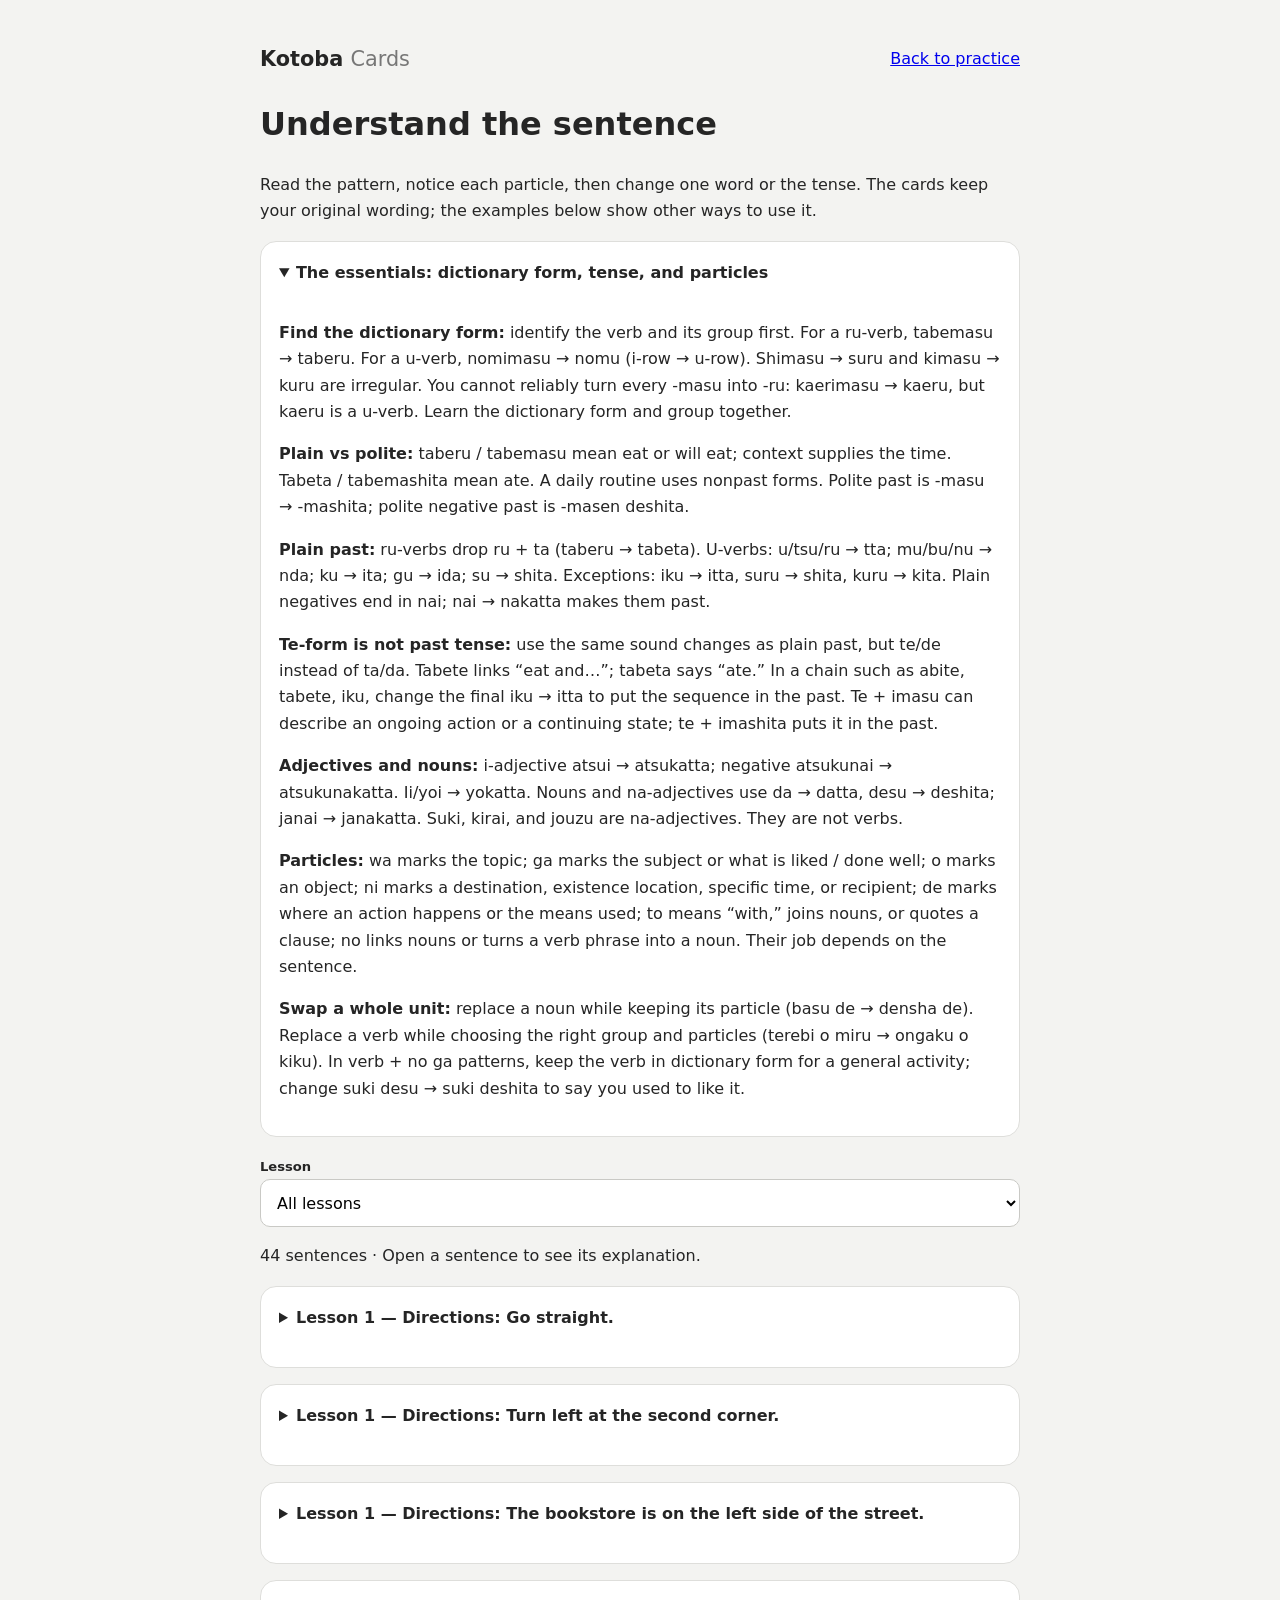
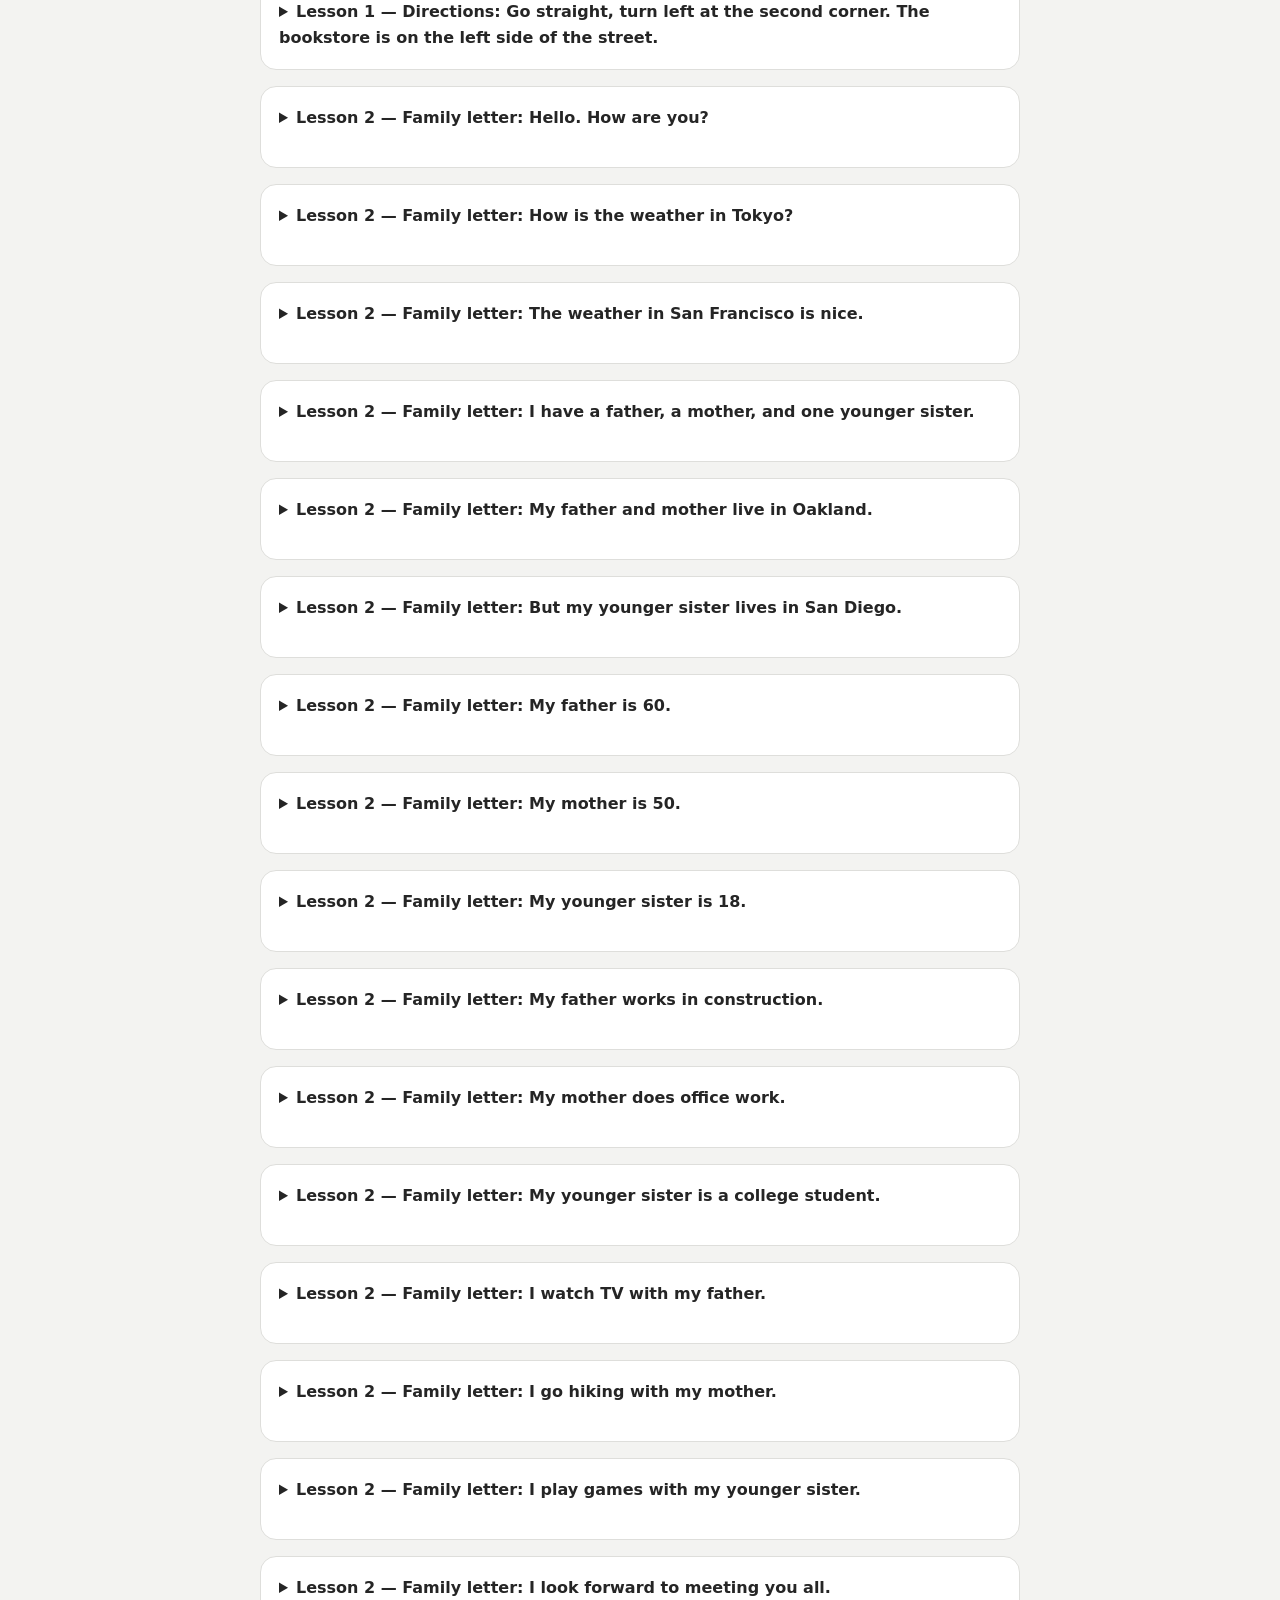
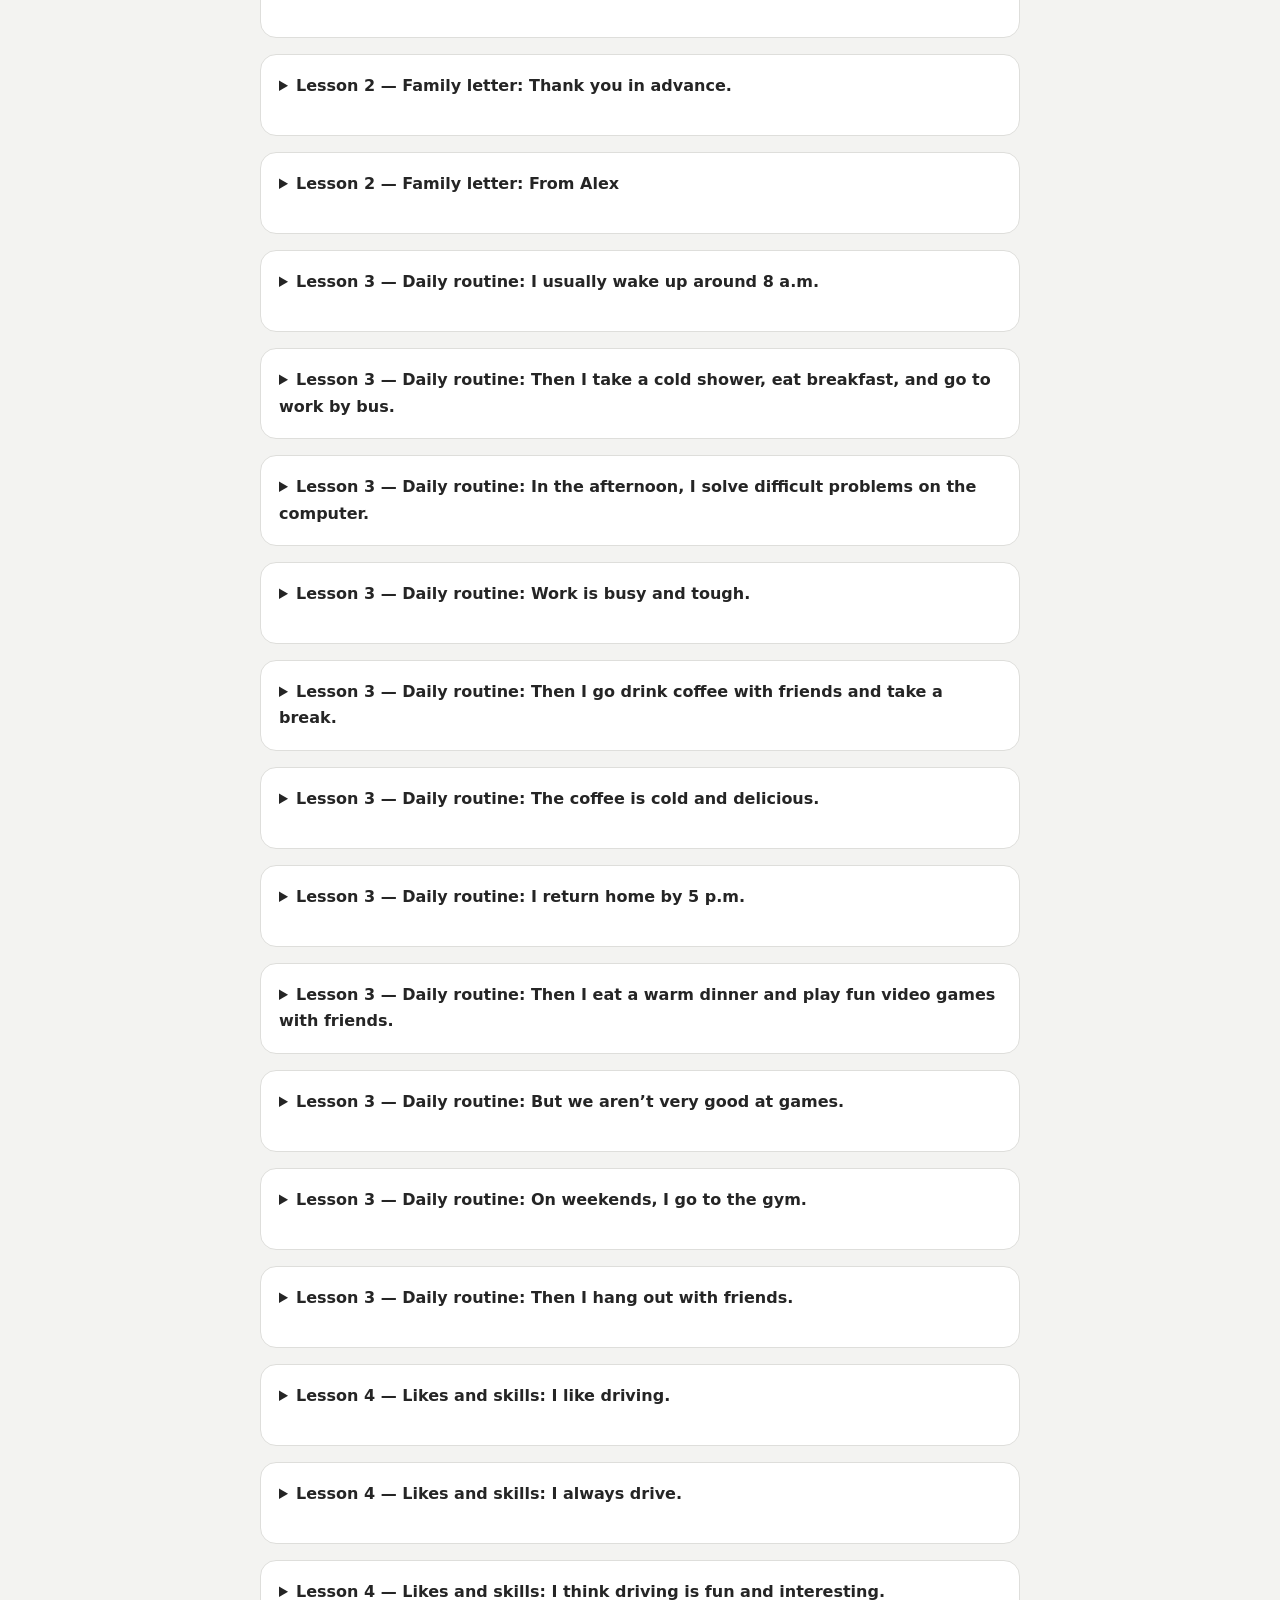
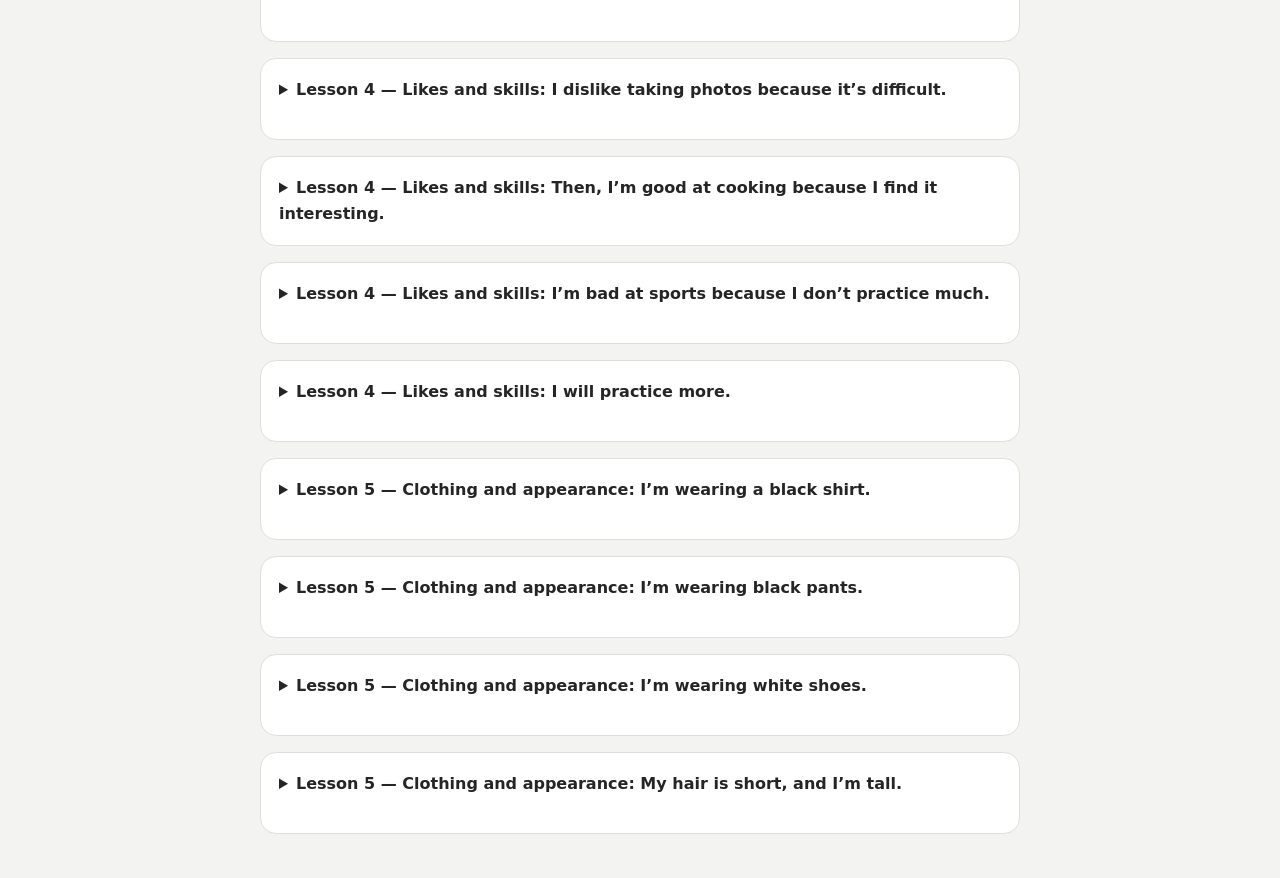
<file: static/sentence-guide.html>
<!doctype html>
<html lang="en">
<head>
  <meta charset="utf-8">
  <meta name="viewport" content="width=device-width, initial-scale=1, viewport-fit=cover">
  <title>Sentence guides · Kotoba Cards</title>
  <link rel="stylesheet" href="/static/style.css?v=13">
</head>
<body>
<main class="guide-page">
  <header><a class="brand" href="/">Kotoba <span>Cards</span></a><a href="/">Back to practice</a></header>
  <h1>Understand the sentence</h1>
  <p>Read the pattern, notice each particle, then change one word or the tense. The cards keep your original wording; the examples below show other ways to use it.</p>
  <details class="guide-card" open>
    <summary>The essentials: dictionary form, tense, and particles</summary>
    <p><strong>Find the dictionary form:</strong> identify the verb and its group first. For a ru-verb, tabemasu → taberu. For a u-verb, nomimasu → nomu (i-row → u-row). Shimasu → suru and kimasu → kuru are irregular. You cannot reliably turn every -masu into -ru: kaerimasu → kaeru, but kaeru is a u-verb. Learn the dictionary form and group together.</p>
    <p><strong>Plain vs polite:</strong> taberu / tabemasu mean eat or will eat; context supplies the time. Tabeta / tabemashita mean ate. A daily routine uses nonpast forms. Polite past is -masu → -mashita; polite negative past is -masen deshita.</p>
    <p><strong>Plain past:</strong> ru-verbs drop ru + ta (taberu → tabeta). U-verbs: u/tsu/ru → tta; mu/bu/nu → nda; ku → ita; gu → ida; su → shita. Exceptions: iku → itta, suru → shita, kuru → kita. Plain negatives end in nai; nai → nakatta makes them past.</p>
    <p><strong>Te-form is not past tense:</strong> use the same sound changes as plain past, but te/de instead of ta/da. Tabete links “eat and…”; tabeta says “ate.” In a chain such as abite, tabete, iku, change the final iku → itta to put the sequence in the past. Te + imasu can describe an ongoing action or a continuing state; te + imashita puts it in the past.</p>
    <p><strong>Adjectives and nouns:</strong> i-adjective atsui → atsukatta; negative atsukunai → atsukunakatta. Ii/yoi → yokatta. Nouns and na-adjectives use da → datta, desu → deshita; janai → janakatta. Suki, kirai, and jouzu are na-adjectives. They are not verbs.</p>
    <p><strong>Particles:</strong> wa marks the topic; ga marks the subject or what is liked / done well; o marks an object; ni marks a destination, existence location, specific time, or recipient; de marks where an action happens or the means used; to means “with,” joins nouns, or quotes a clause; no links nouns or turns a verb phrase into a noun. Their job depends on the sentence.</p>
    <p><strong>Swap a whole unit:</strong> replace a noun while keeping its particle (basu de → densha de). Replace a verb while choosing the right group and particles (terebi o miru → ongaku o kiku). In verb + no ga patterns, keep the verb in dictionary form for a general activity; change suki desu → suki deshita to say you used to like it.</p>
  </details>
  <label for="guide-lesson">Lesson</label>
  <select id="guide-lesson"><option value="all">All lessons</option></select>
  <p id="guide-message" role="status">Loading sentence guides…</p>
  <div id="guide-cards"></div>
</main>
<script src="/static/sentence-guide.js?v=2"></script>
</body>
</html>
</file>
<file: static/style.css>
:root {
  color-scheme: light;
  font-family: Inter, ui-rounded, "SF Pro Rounded", system-ui, sans-serif;
  color: #252525;
  background: #f3f3f1;
}

* { box-sizing: border-box; }
[hidden] { display: none !important; }
button, select, input { min-height: 48px; touch-action: manipulation; }
select { width: 100%; min-width: 0; }
.brand { margin-right: auto; align-self: center; color: #252525; text-decoration: none; font-weight: 800; font-size: 1.3rem; }
.brand span { color: #777; font-weight: 400; }
:focus-visible { outline: 3px solid #28714a; outline-offset: 3px; }

body {
  margin: 0;
  min-height: 100vh;
  display: grid;
  place-items: center;
  background: #f3f3f1;
}

main { width: min(92vw, 760px); padding: 42px 0 28px; }

header { display: flex; justify-content: flex-end; gap: 24px; }
label { font-weight: 700; font-size: .82rem; }
select, button { font: inherit; }
select { border: 1px solid #c9c9c5; border-radius: 10px; padding: 9px 30px 9px 12px; background: #fff; }
.home-button { width: 42px; height: 42px; display: grid; place-items: center; border: 1px solid #cacac6; border-radius: 10px; padding: 10px; color: #333; background: #fff; cursor: pointer; }
.home-button svg { width: 100%; height: 100%; fill: currentColor; }

.home-screen, .score-screen { margin-top: 32px; }
.home-screen { display: grid; gap: 20px; }
.home-screen[hidden] { display: none; }
.setup-card { padding: 28px; display: grid; gap: 10px; border: 1px solid #dededb; border-radius: 22px; background: #fff; box-shadow: 0 18px 45px #2222220d; }
.setup-card label:not(:first-child) { margin-top: 12px; }
.setup-help { margin: 2px 0 12px; color: #777; font-size: .85rem; }
.setup-card button { border: 0; border-radius: 12px; padding: 14px; color: #fff; background: #333; font-weight: 750; cursor: pointer; }
.history-card { padding: 28px; border: 1px solid #dededb; border-radius: 22px; background: #fff; }
.history-card h2 { margin: 10px 0 18px; font-family: Georgia, serif; font-size: 1.8rem; font-weight: 500; }
.history-card h3 { margin: 24px 0 10px; font-size: .78rem; letter-spacing: .08em; text-transform: uppercase; }
.history-summary { color: #666; }
.missed-words { display: flex; flex-wrap: wrap; gap: 8px; }
.missed-word { padding: 7px 10px; border-radius: 8px; background: #efefec; font-size: .82rem; }
.run-history { display: grid; gap: 8px; }
.run-row { display: grid; grid-template-columns: 1fr auto; gap: 12px; padding: 10px 0; border-top: 1px solid #ecece8; }
.run-meta { color: #777; font-size: .78rem; }
.run-score { font-weight: 800; font-variant-numeric: tabular-nums; }
.empty-history { color: #888; font-size: .85rem; }

.study-area { margin-top: 32px; }
#progress { color: #686866; font-weight: 650; }
.card {
  width: 100%; min-height: clamp(390px, 48vh, 480px); padding: 28px;
  display: grid; grid-template-rows: auto minmax(100px, 1fr) auto minmax(132px, auto); align-items: center;
  gap: 20px;
  border: 1px solid #dededb; border-radius: 26px; color: #252525; background: #fff;
  box-shadow: 0 18px 45px #22222212;
  transition: transform .18s ease, box-shadow .18s ease;
}
.side-label { align-self: start; justify-self: start; color: #6b6b68; font-size: .78rem; font-weight: 800; letter-spacing: .1em; text-transform: uppercase; }
.prompt { display: flex; flex-direction: column; align-items: center; gap: 5px; color: #777; }
#prompt-word { color: #252525; font-family: Georgia, serif; font-size: clamp(2rem, 7vw, 4rem); font-weight: 500; line-height: 1.12; overflow-wrap: anywhere; text-align: center; }
.card form { width: min(100%, 500px); justify-self: center; display: flex; gap: 10px; }
#answer { min-width: 0; flex: 1; border: 2px solid #cececa; border-radius: 12px; padding: 14px 16px; background: #fff; color: #252525; font: inherit; font-size: 1.15rem; }
#answer:focus { outline: 3px solid #8882; border-color: #555; }
.reading-answers { min-width: 0; flex: 1; display: grid; grid-template-columns: repeat(3, 1fr); gap: 8px; }
.reading-answers[hidden] { display: none; }
.reading-answer { min-width: 0; border: 2px solid #cececa; border-radius: 12px; padding: 14px 10px; background: #fff; color: #252525; font: inherit; font-size: 1.05rem; }
.reading-answer:focus { outline: 3px solid #8882; border-color: #555; }
#check, #hint-button, #retry-button { border: 0; border-radius: 12px; padding: 12px 18px; font-weight: 750; cursor: pointer; }
#check { color: white; background: #333; }
#hint-button, #retry-button { border: 1px solid #cacac6; color: #4f4f4c; background: #f3f3f1; }
.result { min-height: 132px; display: flex; flex-direction: column; align-items: center; justify-content: center; gap: 8px; text-align: center; }
#result-status { font-family: Georgia, serif; font-size: clamp(1.5rem, 5vw, 2.4rem); }
#correction { display: flex; flex-direction: column; gap: 5px; color: #645a50; font-size: 1.1rem; }
.revealed-kana { color: #252525; font-size: 1.6rem; font-weight: 600; }
.result.correct #result-status { color: #28714a; }
.result.incorrect #result-status { color: #a23022; }
.result.hint-visible #correction { color: #755f20; font-weight: 650; }
.hint { color: #978a7b; font-size: .8rem; }
.message { min-height: 24px; color: #a23022; }
.score-card { justify-items: center; padding-block: 50px; text-align: center; }
#score-percent { font-family: Georgia, serif; font-size: clamp(4rem, 14vw, 7rem); font-weight: 500; }
#score-details { color: #666; }
.score-card button { width: min(100%, 300px); }
.word-chart { width: 100%; margin: 18px 0 26px; display: grid; gap: 11px; text-align: left; }
.chart-row { display: grid; grid-template-columns: 1fr minmax(90px, auto); align-items: center; gap: 10px; font-size: .85rem; }
.chart-label { grid-column: 1 / -1; display: grid; gap: 4px; min-width: 0; overflow-wrap: anywhere; font-weight: 700; }
.chart-meaning, .chart-reading { font-weight: 400; line-height: 1.5; }
.chart-reading { color: #666; }
.chart-track { height: 12px; overflow: hidden; border-radius: 99px; background: #e5e5e2; }
.chart-bar { height: 100%; border-radius: inherit; background: #555; }
.chart-value { color: #666; text-align: right; font-variant-numeric: tabular-nums; }

@media (max-width: 560px) {
  body { display: block; min-height: 100svh; }
  main { width: 100%; padding: max(16px, env(safe-area-inset-top)) max(12px, env(safe-area-inset-right)) max(20px, env(safe-area-inset-bottom)) max(12px, env(safe-area-inset-left)); }
  header { align-items: center; flex-direction: row; }
  .home-screen, .study-area, .score-screen { margin-top: 18px; }
  .setup-card, .history-card, .card { padding: 18px; border-radius: 18px; min-width: 0; }
  .card { min-height: 0; grid-template-rows: auto auto auto auto; gap: 16px; }
  .prompt { padding-block: 10px; }
  .result { min-height: 0; overflow-wrap: anywhere; }
  .result:has(#result-status:empty):has(#correction:empty) { display: none; }
  .missed-word, .run-row > div { min-width: 0; overflow-wrap: anywhere; }
  .chart-row { grid-template-columns: 1fr auto; }
  .chart-label { grid-column: 1 / -1; white-space: normal; overflow-wrap: anywhere; }
  .card form { flex-direction: column; }
  .reading-answers { grid-template-columns: 1fr; }
  .home-button { width: 48px; height: 48px; }
}

.sentence-card #prompt-word { font-family: inherit; font-size: clamp(1.15rem, 2.5vw, 1.5rem); line-height: 1.4; }
#sentence-original { white-space: pre-line; color: #444; text-align: center; margin-bottom: 16px; }
.sentence-card form { width: 100%; flex-wrap: wrap; }
.sentence-card #answer { flex-basis: 100%; }
.sentence-tokens { display: flex; flex-wrap: wrap; justify-content: center; gap: 7px; }
.sentence-tokens > span { padding: 4px 8px; border-radius: 6px; overflow-wrap: anywhere; }
.token-correct { color: #14532d; background: #dcfce7; border: 1px solid #16803d; }
.token-incorrect { color: #991b1b; background: #fee2e2; border: 1px solid #c02626; }

.sentence-kana { display: flex; flex-wrap: wrap; justify-content: center; align-items: center; gap: 5px; font-size: 1.3rem; }
.sentence-kana > span { padding: 3px 6px; border-radius: 5px; }
.sentence-kana > span { max-width: 190px; }
.sentence-kana small { display: block; font-size: .8rem; font-weight: 400; line-height: 1.4; margin-top: 4px; }
.sentence-explanation { margin-top: 12px; font-size: 1rem; line-height: 1.6; color: #444; }
.verb-breakdown { margin-top: 18px; text-align: left; font-size: 1rem; line-height: 1.6; color: #333; overflow-wrap: anywhere; }
.verb-breakdown h3 { margin: 0 0 10px; font-size: 1.05rem; }
.verb-detail { padding: 14px; margin-top: 10px; border: 1px solid #dededb; border-radius: 12px; background: #f7f7f5; }
.verb-detail p { margin: 4px 0; }
.card > *, #correction, .verb-breakdown { min-width: 0; max-width: 100%; }
@media (max-width: 560px) {
  .card form > * { width: 100%; max-width: 100%; }
}
.writing-card form { width: 100%; flex-wrap: wrap; }
#handwriting { width: 100%; flex-basis: 100%; }
.writing-pair { display: grid; grid-template-columns: 1fr 1fr; gap: 12px; }
.writing-pair > div { min-width: 0; }
.writing-label { display: block; margin-bottom: 8px; color: #666; font-size: .85rem; }
#kanji-pad, .kanji-reference { width: 100%; aspect-ratio: 1; border: 2px solid #cececa; border-radius: 12px; background: #fff; }
#kanji-pad { display: block; touch-action: none; cursor: crosshair; }
.kanji-reference { display: grid; place-items: center; font-family: 'Noto Serif CJK JP', 'Yu Mincho', serif; font-size: clamp(5rem, 22vw, 12rem); line-height: 1; }
.writing-actions { display: flex; gap: 10px; margin: 12px 0; }
.writing-actions button { flex: 1; padding: 10px; border: 1px solid #cacac6; border-radius: 10px; font: inherit; cursor: pointer; }
#writing-right { background: #28714a; color: white; }
.writing-actions button:disabled { opacity: .45; cursor: default; }
.sentence-guide { margin-top: 18px; padding: 16px; border: 1px solid #dededb; border-radius: 12px; background: #f7f7f5; text-align: left; font-size: 1rem; line-height: 1.65; overflow-wrap: anywhere; }
.sentence-guide h3 { margin: 0 0 10px; font-size: 1.05rem; }
.sentence-guide p { margin: 12px 0; }
.guide-page { line-height: 1.65; }
.guide-page header { align-items: center; flex-wrap: wrap; }
.guide-card { padding: 18px; margin: 16px 0; background: white; border: 1px solid #dededb; border-radius: 16px; overflow-wrap: anywhere; }
.guide-card summary { cursor: pointer; font-weight: 700; min-height: 44px; }
.guide-japanese { font-size: 1.2rem; }
.guide-romaji { color: #555; }

#review-parts, #grammar-parts { min-width: 0; margin: 12px 0; border: 1px solid #dededb; border-radius: 12px; padding: 14px; }
#review-parts legend, #grammar-parts legend { font-weight: 700; }
#review-parts label, #grammar-parts label { display: flex; align-items: center; gap: 10px; min-height: 48px; margin: 0; font-weight: 500; }
#review-parts input, #grammar-parts input { width: 22px; height: 22px; min-height: 22px; flex-shrink: 0; accent-color: #28714a; }
.review-selection-actions { display: flex; flex-wrap: wrap; gap: 10px; margin: 10px 0; }

#family-topics { margin: 0 0 12px 24px; padding: 8px 12px; border: 0; border-left: 2px solid #dededb; min-width: 0; }
#family-topics legend { font-size: .85rem; color: #666; }

.meaning-choices { width: 100%; display: grid; gap: 12px; }
.meaning-choices button { min-height: 52px; padding: 14px; white-space: normal; text-align: left; background: #f3f3f1; color: #242424; border: 2px solid #cececa; }
.meaning-choices button:focus-visible { outline: 3px solid #26754e; outline-offset: 3px; }
.meaning-choices button:disabled { opacity: 1; }
.meaning-choices .choice-correct { background: #dcfce7; border-color: #26754e; }
.meaning-choices .choice-wrong { background: #fee2e2; border-color: #b42318; }
.card form:has(.meaning-choices:not([hidden])) { flex-wrap: wrap; }

#oral-parts { display: grid; gap: 12px; border: 1px solid #cececa; border-radius: 12px; padding: 16px; }
#oral-parts label { display: flex; align-items: center; gap: 10px; margin: 0; }
#oral-parts input { width: 20px; min-height: 20px; flex-shrink: 0; }

.oral-question #prompt-word { white-space: pre-line; }

/* Grammar sections follow the same compact controls as the review picker. */
#grammar-parts { padding: 12px; background: #f7f7f5; }
#grammar-parts legend { padding: 0 6px; font-size: .88rem; }
#grammar-parts label {
  padding: 10px 8px;
  border-radius: 8px;
  font-size: .9rem;
  line-height: 1.5;
  cursor: pointer;
  overflow-wrap: anywhere;
}
#grammar-parts label:hover { background: #ecece8; }
#grammar-parts label:has(input:checked) { background: #e8f1eb; }
#grammar-parts label + label { margin-top: 4px; }
#grammar-parts .review-selection-actions { gap: 8px; margin: 12px 0; }
#grammar-parts .review-selection-actions button {
  flex: 1;
  border: 1px solid #c9c9c5;
  padding: 9px 12px;
  background: #fff;
  color: #444;
  font-size: .85rem;
  font-weight: 600;
}
#grammar-parts .review-selection-actions button:hover { background: #efefec; }
#grammar-parts .setup-help { margin: 0; line-height: 1.5; color: #60605d; }
#furigana-setting { display: grid; gap: 10px; margin-top: 12px; }
#furigana-setting label { margin: 0; }
#furigana-setting select { font-weight: 400; }
#sentence-original:has(ruby) { line-height: 2.4; }
ruby { ruby-position: over; ruby-align: center; }
rt { font-size: .6em; font-weight: 400; color: #60605d; }
.sentence-kana:has(ruby) { align-items: stretch; gap: 10px 6px; }
.sentence-kana > span:has(ruby) { padding-top: 12px; }

.quiz-vocab-link { display: block; margin: 4px 0 12px; color: #246541; font-size: .9rem; line-height: 1.5; text-underline-offset: 3px; }

/* Keep the setup compact, with each label above its dropdown. */
.home-screen > .setup-card {
  grid-template-columns: repeat(2, minmax(0, 1fr));
  gap: 18px 20px;
}
.home-screen > .setup-card > * { grid-column: 1 / -1; min-width: 0; }
.home-screen > .setup-card > .setup-field { grid-column: auto; }
.home-screen > .setup-card > .setup-field-wide { grid-column: 1 / -1; }
.setup-field { display: grid; align-content: start; gap: 8px; min-width: 0; }
.home-screen .setup-field label { margin: 0; }
.home-screen select { font-size: .9rem; cursor: pointer; }
.home-screen select:disabled { opacity: .6; cursor: default; }
.home-screen > .setup-card > .setup-help { margin: -6px 0 0; line-height: 1.5; }
@media (max-width: 480px) {
  .home-screen > .setup-card { grid-template-columns: 1fr; gap: 16px; }
}
</file>
